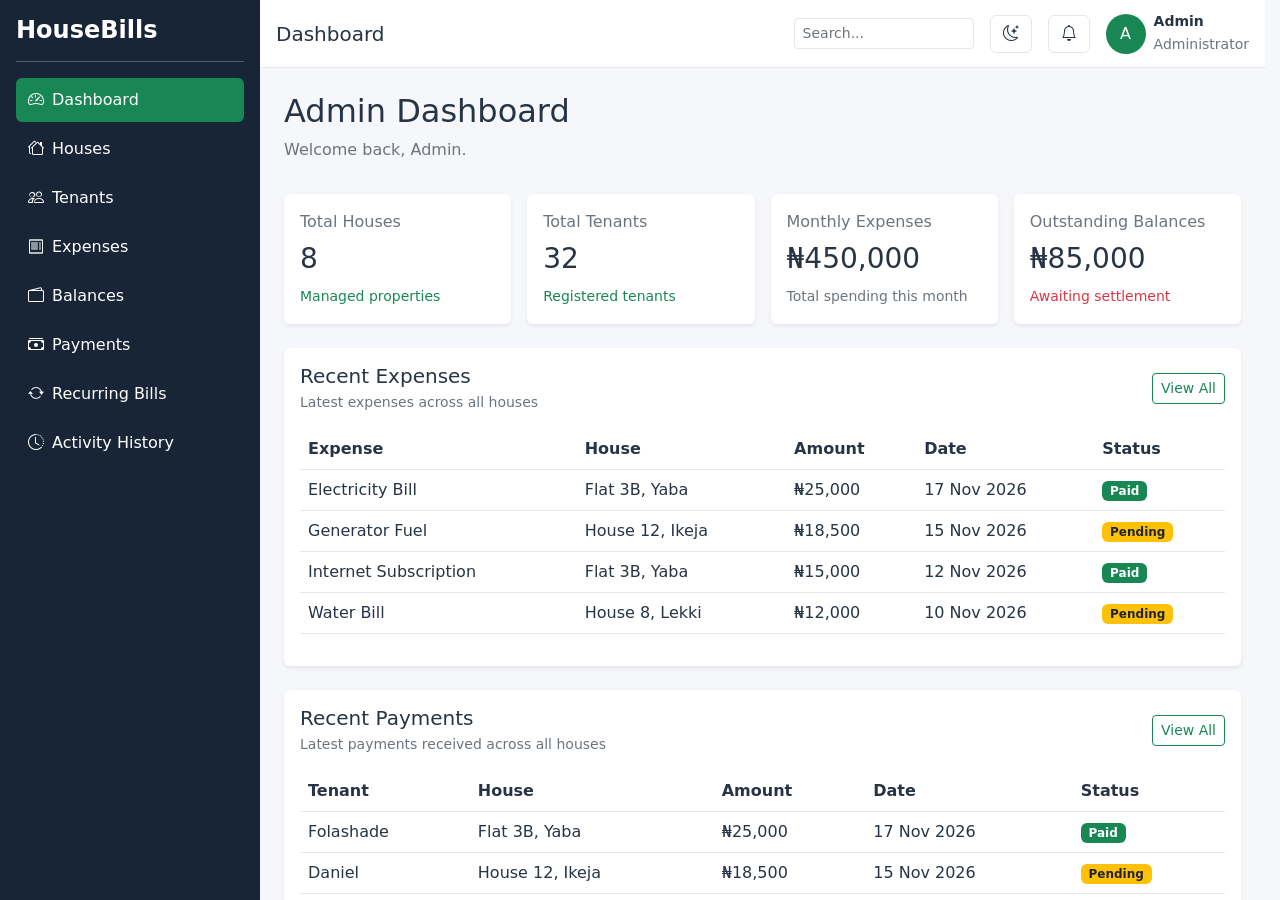
<file: index.html>
<!doctype html>
<html lang="en">
  <head>
    <meta charset="UTF-8" />
    <meta name="viewport" content="width=device-width, initial-scale=1.0" />
    <title>House Bills Splitter</title>

    <link
      rel="stylesheet"
      href="https://cdn.jsdelivr.net/npm/bootstrap-icons@1.13.1/font/bootstrap-icons.min.css"
    />

    <link
      href="https://cdn.jsdelivr.net/npm/bootstrap@5.3.8/dist/css/bootstrap.min.css"
      rel="stylesheet"
    />

    <link rel="stylesheet" href="css/styles.css" />
  </head>

  <body>
    <div class="dashboard-layout">

      <aside
        class="sidebar offcanvas offcanvas-md offcanvas-start"
        tabindex="-1"
        id="sidebar"
        aria-labelledby="sidebarLabel"
      >
        <div class="offcanvas-header d-md-none">
          <h5 class="offcanvas-title" id="sidebarLabel">HouseBills</h5>

          <button
            type="button"
            class="btn-close btn-close-white"
            data-bs-dismiss="offcanvas"
            aria-label="Close"
          ></button>
        </div>

        <div class="offcanvas-body sidebar-content">

          <h4 class="sidebar-brand d-none d-md-block">
            HouseBills
          </h4>

          <hr class="d-none d-md-block" />

          <nav class="nav flex-column">

            <a href="#" class="nav-link active">
              <i class="bi bi-speedometer2 me-2"></i>
              Dashboard
            </a>

            <a href="#" class="nav-link">
              <i class="bi bi-houses me-2"></i>
              Houses
            </a>

            <a href="#" class="nav-link">
              <i class="bi bi-people me-2"></i>
              Tenants
            </a>

            <a href="#" class="nav-link">
              <i class="bi bi-receipt me-2"></i>
              Expenses
            </a>

            <a href="#" class="nav-link">
              <i class="bi bi-wallet2 me-2"></i>
              Balances
            </a>

            <a href="#" class="nav-link">
              <i class="bi bi-cash-stack me-2"></i>
              Payments
            </a>

            <a href="#" class="nav-link">
              <i class="bi bi-arrow-repeat me-2"></i>
              Recurring Bills
            </a>

            <a href="#" class="nav-link">
              <i class="bi bi-clock-history me-2"></i>
              Activity History
            </a>

          </nav>
        </div>
      </aside>

      <main class="main-content">

        <nav class="navbar dashboard-navbar border-bottom px-2 px-md-3 py-2">

          <div class="container-fluid">

            <div class="d-flex align-items-center gap-2">

              <button
                class="btn btn-light d-md-none"
                type="button"
                data-bs-toggle="offcanvas"
                data-bs-target="#sidebar"
                aria-controls="sidebar"
                aria-label="Open navigation menu"
              >
                <i class="bi bi-list fs-4"></i>
              </button>

              <span class="navbar-brand mb-0 h5">
                Dashboard
              </span>

            </div>

            <div class="navbar-actions d-flex align-items-center gap-2 gap-md-3">

              <form class="navbar-search d-flex">
                <input
                  class="form-control form-control-sm"
                  type="search"
                  placeholder="Search..."
                  aria-label="Search"
                />
              </form>

              <button
                type="button"
                class="btn btn-light"
                id="themeToggle"
                aria-label="Switch to dark mode"
                title="Switch theme"
              >
                <i class="bi bi-moon-stars" id="themeIcon"></i>
              </button>

              <button
                type="button"
                class="btn btn-light"
                aria-label="Notifications"
              >
                <i class="bi bi-bell"></i>
              </button>

              <div class="d-flex align-items-center gap-2">

                <div class="profile-avatar rounded-circle bg-success text-white d-flex align-items-center justify-content-center">
                  A
                </div>

                <div class="profile-details">
                  <p class="mb-0 fw-semibold small profile-text">
                    Admin
                  </p>

                  <small class="text-muted">
                    Administrator
                  </small>
                </div>

              </div>
            </div>
          </div>
        </nav>

        <div class="page-content p-3 p-lg-4">

          <h2>Admin Dashboard</h2>

          <p class="text-muted">
            Welcome back, Admin.
          </p>

          <div class="row g-3 mt-3">

            <div class="col-sm-6 col-xl-3">
              <div class="card shadow-sm border-0">
                <div class="card-body">
                  <p class="text-muted mb-2">Total Houses</p>
                  <h3>8</h3>
                  <small class="text-success">Managed properties</small>
                </div>
              </div>
            </div>

            <div class="col-sm-6 col-xl-3">
              <div class="card shadow-sm border-0">
                <div class="card-body">
                  <p class="text-muted mb-2">Total Tenants</p>
                  <h3>32</h3>
                  <small class="text-success">Registered tenants</small>
                </div>
              </div>
            </div>

            <div class="col-sm-6 col-xl-3">
              <div class="card shadow-sm border-0">
                <div class="card-body">
                  <p class="text-muted mb-2">Monthly Expenses</p>
                  <h3>₦450,000</h3>
                  <small class="text-muted">Total spending this month</small>
                </div>
              </div>
            </div>

            <!-- Outstanding Balances -->
            <div class="col-sm-6 col-xl-3">
              <div class="card shadow-sm border-0">
                <div class="card-body">
                  <p class="text-muted mb-2">Outstanding Balances</p>
                  <h3>₦85,000</h3>
                  <small class="text-danger">Awaiting settlement</small>
                </div>
              </div>
            </div>

          </div>

          <div class="card shadow-sm border-0 mt-4">
            <div class="card-body">

              <div class="d-flex justify-content-between align-items-center mb-3">
                <div>
                  <h5 class="mb-1">Recent Expenses</h5>
                  <p class="text-muted small mb-0">
                    Latest expenses across all houses
                  </p>
                </div>

                <a href="#" class="btn btn-outline-success btn-sm">
                  View All
                </a>
              </div>

              <div class="table-responsive">
                <table class="table align-middle">
                  <thead>
                    <tr>
                      <th>Expense</th>
                      <th>House</th>
                      <th>Amount</th>
                      <th>Date</th>
                      <th>Status</th>
                    </tr>
                  </thead>

                  <tbody>
                    <tr>
                      <td>Electricity Bill</td>
                      <td>Flat 3B, Yaba</td>
                      <td>₦25,000</td>
                      <td>17 Nov 2026</td>
                      <td>
                        <span class="badge bg-success">Paid</span>
                      </td>
                    </tr>

                    <tr>
                      <td>Generator Fuel</td>
                      <td>House 12, Ikeja</td>
                      <td>₦18,500</td>
                      <td>15 Nov 2026</td>
                      <td>
                        <span class="badge bg-warning text-dark">Pending</span>
                      </td>
                    </tr>

                    <tr>
                      <td>Internet Subscription</td>
                      <td>Flat 3B, Yaba</td>
                      <td>₦15,000</td>
                      <td>12 Nov 2026</td>
                      <td>
                        <span class="badge bg-success">Paid</span>
                      </td>
                    </tr>

                    <tr>
                      <td>Water Bill</td>
                      <td>House 8, Lekki</td>
                      <td>₦12,000</td>
                      <td>10 Nov 2026</td>
                      <td>
                        <span class="badge bg-warning text-dark">Pending</span>
                      </td>
                    </tr>
                  </tbody>
                </table>
              </div>

            </div>
          </div>

          <div class="card shadow-sm border-0 mt-4">
            <div class="card-body">

              <div class="d-flex justify-content-between align-items-center mb-3">
                <div>
                  <h5 class="mb-1">Recent Payments</h5>
                  <p class="text-muted small mb-0">
                    Latest payments received across all houses
                  </p>
                </div>

                <a href="#" class="btn btn-outline-success btn-sm">
                  View All
                </a>
              </div>

              <div class="table-responsive">
                <table class="table align-middle">
                  <thead>
                    <tr>
                      <th>Tenant</th>
                      <th>House</th>
                      <th>Amount</th>
                      <th>Date</th>
                      <th>Status</th>
                    </tr>
                  </thead>

                  <tbody>
                    <tr>
                      <td>Folashade</td>
                      <td>Flat 3B, Yaba</td>
                      <td>₦25,000</td>
                      <td>17 Nov 2026</td>
                      <td>
                        <span class="badge bg-success">Paid</span>
                      </td>
                    </tr>

                    <tr>
                      <td>Daniel</td>
                      <td>House 12, Ikeja</td>
                      <td>₦18,500</td>
                      <td>15 Nov 2026</td>
                      <td>
                        <span class="badge bg-warning text-dark">Pending</span>
                      </td>
                    </tr>

                    <tr>
                      <td>Ada</td>
                      <td>Flat 3B, Yaba</td>
                      <td>₦15,000</td>
                      <td>12 Nov 2026</td>
                      <td>
                        <span class="badge bg-success">Paid</span>
                      </td>
                    </tr>

                    <tr>
                      <td>Aminu</td>
                      <td>House 8, Lekki</td>
                      <td>₦12,000</td>
                      <td>10 Nov 2026</td>
                      <td>
                        <span class="badge bg-warning text-dark">Pending</span>
                      </td>
                    </tr>
                  </tbody>
                </table>
              </div>

            </div>
          </div>

        </div>

      </main>
    </div>

    <script src="https://cdn.jsdelivr.net/npm/bootstrap@5.3.8/dist/js/bootstrap.bundle.min.js"></script>

    <script src="js/app.js"></script>
  </body>
</html>
</file>
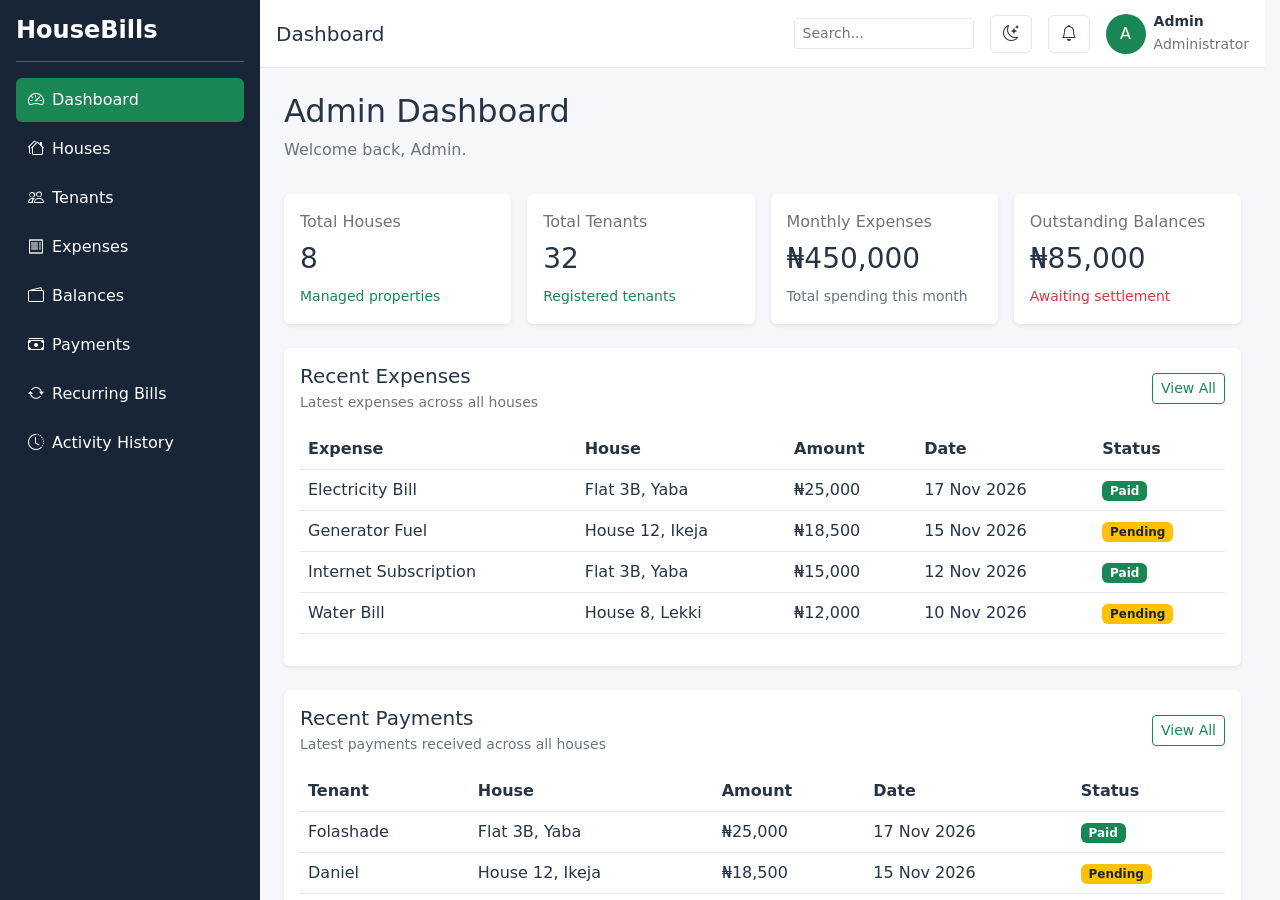
<file: pages/Dashboard.html>
<!doctype html>
<html lang="en">
  <head>
    <meta charset="UTF-8" />
    <meta name="viewport" content="width=device-width, initial-scale=1.0" />
    <title>House Bills Splitter</title>

    <link
      rel="stylesheet"
      href="https://cdn.jsdelivr.net/npm/bootstrap-icons@1.13.1/font/bootstrap-icons.min.css"
    />

    <link
      href="https://cdn.jsdelivr.net/npm/bootstrap@5.3.8/dist/css/bootstrap.min.css"
      rel="stylesheet"
    />

    <link rel="stylesheet" href="../Css/Dashboard.css" />
  </head>

  <body>
    <div class="dashboard-layout">

      <aside
        class="sidebar offcanvas offcanvas-md offcanvas-start"
        tabindex="-1"
        id="sidebar"
        aria-labelledby="sidebarLabel"
      >
        <div class="offcanvas-header d-md-none">
          <h5 class="offcanvas-title" id="sidebarLabel">HouseBills</h5>

          <button
            type="button"
            class="btn-close btn-close-white"
            data-bs-dismiss="offcanvas"
            aria-label="Close"
          ></button>
        </div>

        <div class="offcanvas-body sidebar-content">

          <h4 class="sidebar-brand d-none d-md-block">
            HouseBills
          </h4>

          <hr class="d-none d-md-block" />

          <nav class="nav flex-column">

            <a href="#" class="nav-link active">
              <i class="bi bi-speedometer2 me-2"></i>
              Dashboard
            </a>

            <a href="#" class="nav-link">
              <i class="bi bi-houses me-2"></i>
              Houses
            </a>

            <a href="#" class="nav-link">
              <i class="bi bi-people me-2"></i>
              Tenants
            </a>

            <a href="#" class="nav-link">
              <i class="bi bi-receipt me-2"></i>
              Expenses
            </a>

            <a href="#" class="nav-link">
              <i class="bi bi-wallet2 me-2"></i>
              Balances
            </a>

            <a href="#" class="nav-link">
              <i class="bi bi-cash-stack me-2"></i>
              Payments
            </a>

            <a href="#" class="nav-link">
              <i class="bi bi-arrow-repeat me-2"></i>
              Recurring Bills
            </a>

            <a href="#" class="nav-link">
              <i class="bi bi-clock-history me-2"></i>
              Activity History
            </a>

          </nav>
        </div>
      </aside>

      <main class="main-content">

        <nav class="navbar dashboard-navbar border-bottom px-2 px-md-3 py-2">

          <div class="container-fluid">

            <div class="d-flex align-items-center gap-2">

              <button
                class="btn btn-light d-md-none"
                type="button"
                data-bs-toggle="offcanvas"
                data-bs-target="#sidebar"
                aria-controls="sidebar"
                aria-label="Open navigation menu"
              >
                <i class="bi bi-list fs-4"></i>
              </button>

              <span class="navbar-brand mb-0 h5">
                Dashboard
              </span>

            </div>

            <div class="navbar-actions d-flex align-items-center gap-2 gap-md-3">

              <form class="navbar-search d-flex">
                <input
                  class="form-control form-control-sm"
                  type="search"
                  placeholder="Search..."
                  aria-label="Search"
                />
              </form>

              <button
                type="button"
                class="btn btn-light"
                id="themeToggle"
                aria-label="Switch to dark mode"
                title="Switch theme"
              >
                <i class="bi bi-moon-stars" id="themeIcon"></i>
              </button>

              <button
                type="button"
                class="btn btn-light"
                aria-label="Notifications"
              >
                <i class="bi bi-bell"></i>
              </button>

              <div class="d-flex align-items-center gap-2">

                <div class="profile-avatar rounded-circle bg-success text-white d-flex align-items-center justify-content-center">
                  A
                </div>

                <div class="profile-details">
                  <p class="mb-0 fw-semibold small profile-text">
                    Admin
                  </p>

                  <small class="text-muted">
                    Administrator
                  </small>
                </div>

              </div>
            </div>
          </div>
        </nav>

        <div class="page-content p-3 p-lg-4">

          <h2>Admin Dashboard</h2>

          <p class="text-muted">
            Welcome back, Admin.
          </p>

          <div class="row g-3 mt-3">

            <div class="col-sm-6 col-xl-3">
              <div class="card shadow-sm border-0">
                <div class="card-body">
                  <p class="text-muted mb-2">Total Houses</p>
                  <h3>8</h3>
                  <small class="text-success">Managed properties</small>
                </div>
              </div>
            </div>

            <div class="col-sm-6 col-xl-3">
              <div class="card shadow-sm border-0">
                <div class="card-body">
                  <p class="text-muted mb-2">Total Tenants</p>
                  <h3>32</h3>
                  <small class="text-success">Registered tenants</small>
                </div>
              </div>
            </div>

            <div class="col-sm-6 col-xl-3">
              <div class="card shadow-sm border-0">
                <div class="card-body">
                  <p class="text-muted mb-2">Monthly Expenses</p>
                  <h3>₦450,000</h3>
                  <small class="text-muted">Total spending this month</small>
                </div>
              </div>
            </div>

            <!-- Outstanding Balances -->
            <div class="col-sm-6 col-xl-3">
              <div class="card shadow-sm border-0">
                <div class="card-body">
                  <p class="text-muted mb-2">Outstanding Balances</p>
                  <h3>₦85,000</h3>
                  <small class="text-danger">Awaiting settlement</small>
                </div>
              </div>
            </div>

          </div>

          <div class="card shadow-sm border-0 mt-4">
            <div class="card-body">

              <div class="d-flex justify-content-between align-items-center mb-3">
                <div>
                  <h5 class="mb-1">Recent Expenses</h5>
                  <p class="text-muted small mb-0">
                    Latest expenses across all houses
                  </p>
                </div>

                <a href="#" class="btn btn-outline-success btn-sm">
                  View All
                </a>
              </div>

              <div class="table-responsive">
                <table class="table align-middle">
                  <thead>
                    <tr>
                      <th>Expense</th>
                      <th>House</th>
                      <th>Amount</th>
                      <th>Date</th>
                      <th>Status</th>
                    </tr>
                  </thead>

                  <tbody>
                    <tr>
                      <td>Electricity Bill</td>
                      <td>Flat 3B, Yaba</td>
                      <td>₦25,000</td>
                      <td>17 Nov 2026</td>
                      <td>
                        <span class="badge bg-success">Paid</span>
                      </td>
                    </tr>

                    <tr>
                      <td>Generator Fuel</td>
                      <td>House 12, Ikeja</td>
                      <td>₦18,500</td>
                      <td>15 Nov 2026</td>
                      <td>
                        <span class="badge bg-warning text-dark">Pending</span>
                      </td>
                    </tr>

                    <tr>
                      <td>Internet Subscription</td>
                      <td>Flat 3B, Yaba</td>
                      <td>₦15,000</td>
                      <td>12 Nov 2026</td>
                      <td>
                        <span class="badge bg-success">Paid</span>
                      </td>
                    </tr>

                    <tr>
                      <td>Water Bill</td>
                      <td>House 8, Lekki</td>
                      <td>₦12,000</td>
                      <td>10 Nov 2026</td>
                      <td>
                        <span class="badge bg-warning text-dark">Pending</span>
                      </td>
                    </tr>
                  </tbody>
                </table>
              </div>

            </div>
          </div>

          <div class="card shadow-sm border-0 mt-4">
            <div class="card-body">

              <div class="d-flex justify-content-between align-items-center mb-3">
                <div>
                  <h5 class="mb-1">Recent Payments</h5>
                  <p class="text-muted small mb-0">
                    Latest payments received across all houses
                  </p>
                </div>

                <a href="#" class="btn btn-outline-success btn-sm">
                  View All
                </a>
              </div>

              <div class="table-responsive">
                <table class="table align-middle">
                  <thead>
                    <tr>
                      <th>Tenant</th>
                      <th>House</th>
                      <th>Amount</th>
                      <th>Date</th>
                      <th>Status</th>
                    </tr>
                  </thead>

                  <tbody>
                    <tr>
                      <td>Folashade</td>
                      <td>Flat 3B, Yaba</td>
                      <td>₦25,000</td>
                      <td>17 Nov 2026</td>
                      <td>
                        <span class="badge bg-success">Paid</span>
                      </td>
                    </tr>

                    <tr>
                      <td>Daniel</td>
                      <td>House 12, Ikeja</td>
                      <td>₦18,500</td>
                      <td>15 Nov 2026</td>
                      <td>
                        <span class="badge bg-warning text-dark">Pending</span>
                      </td>
                    </tr>

                    <tr>
                      <td>Ada</td>
                      <td>Flat 3B, Yaba</td>
                      <td>₦15,000</td>
                      <td>12 Nov 2026</td>
                      <td>
                        <span class="badge bg-success">Paid</span>
                      </td>
                    </tr>

                    <tr>
                      <td>Aminu</td>
                      <td>House 8, Lekki</td>
                      <td>₦12,000</td>
                      <td>10 Nov 2026</td>
                      <td>
                        <span class="badge bg-warning text-dark">Pending</span>
                      </td>
                    </tr>
                  </tbody>
                </table>
              </div>

            </div>
          </div>

        </div>

      </main>
    </div>

    <script src="https://cdn.jsdelivr.net/npm/bootstrap@5.3.8/dist/js/bootstrap.bundle.min.js"></script>

    <script src="../Js/Dashboard.js"></script>
  </body>
</html>
</file>
<file: css/styles.css>
:root {
  color-scheme: light;

  --body-bg: #f5f7fa;
  --surface-bg: #ffffff;
  --primary-text: #263445;
  --muted-text: #6c757d;
  --border-color: #e5e7eb;

  --sidebar-bg: #172536;
  --sidebar-text: #ffffff;

  --sidebar-width: 260px;
}

[data-theme="dark"] {
  color-scheme: dark;

  --body-bg: #182230;
  --surface-bg: #263445;
  --primary-text: #f1f5f9;
  --muted-text: #aab6c5;
  --border-color: #39495b;

  --sidebar-bg: #111a27;
  --sidebar-text: #f1f5f9;
}

* {
  box-sizing: border-box;
}

html,
body {
  width: 100%;
  height: 100%;
  margin: 0;
  overflow: hidden;
}

body {
  background-color: var(--body-bg);
  color: var(--primary-text);
}

.dashboard-layout {
  width: 100%;
  height: 100vh;
  overflow: hidden;
}

.sidebar {
  background-color: var(--sidebar-bg) !important;
  color: var(--sidebar-text);

  --bs-offcanvas-bg: var(--sidebar-bg);
  --bs-offcanvas-color: var(--sidebar-text);
  --bs-offcanvas-width: 280px;
}

.sidebar-content {
  padding: 1rem !important;
  background-color: var(--sidebar-bg);
  color: var(--sidebar-text);
}

.sidebar-brand {
  color: var(--sidebar-text);
  margin: 0 0 1rem;
  font-size: 1.5rem;
  font-weight: 600;
}

.sidebar hr {
  border-color: var(--sidebar-text);
  opacity: 0.25;
}

.sidebar .nav {
  display: flex;
  flex-direction: column;
  align-items: stretch;
  width: 100%;
}

.sidebar .nav-link {
  display: flex;
  align-items: center;
  width: 100%;

  color: var(--sidebar-text);
  padding: 10px 12px;
  margin-bottom: 5px;

  border-radius: 6px;
  white-space: normal;
  transition: background-color 0.2s ease;
}

.sidebar .nav-link:hover {
  background-color: rgba(255, 255, 255, 0.12);
  color: var(--sidebar-text);
}

.sidebar .nav-link.active {
  background-color: #198754;
  color: #ffffff;
}

.main-content {
  width: 100%;
  height: 100vh;
  min-width: 0;

  overflow-y: auto;
  overflow-x: hidden;

  background-color: var(--body-bg);
  scrollbar-gutter: stable;
}

.dashboard-navbar {
  position: sticky;
  top: 0;
  z-index: 1020;

  width: 100%;
  min-height: 68px;

  margin: 0;
  border-radius: 0;

  background-color: var(--surface-bg);
  border-color: var(--border-color) !important;
}

.dashboard-navbar .container-fluid {
  width: 100%;
  padding-left: 0;
  padding-right: 0;

  display: flex;
  align-items: center;
  justify-content: space-between;
  gap: 12px;
}

.navbar-brand {
  color: var(--primary-text);
}

.navbar-actions {
  flex-wrap: nowrap;
}

.profile-avatar {
  width: 40px;
  height: 40px;
  flex-shrink: 0;
}

.profile-text {
  color: var(--primary-text);
}
/* Responsive search field */
.navbar-search {
  width: 180px;
  flex-shrink: 1;
}

.navbar-search .form-control {
  width: 100%;
  min-width: 0;
}

.page-content {
  width: 100%;
  min-width: 0;
}

.card {
  background-color: var(--surface-bg);
  color: var(--primary-text);
}

.table {
  color: var(--primary-text);

  --bs-table-color: var(--primary-text);
  --bs-table-bg: var(--surface-bg);
  --bs-table-border-color: var(--border-color);
}

.form-control {
  background-color: var(--surface-bg);
  color: var(--primary-text);
  border-color: var(--border-color);
}

.form-control:focus {
  background-color: var(--surface-bg);
  color: var(--primary-text);
  border-color: #198754;
}

.form-control::placeholder {
  color: var(--muted-text);
  opacity: 1;
}

.text-muted {
  color: var(--muted-text) !important;
}

.border-bottom {
  border-color: var(--border-color) !important;
}

.btn-light {
  background-color: var(--surface-bg);
  color: var(--primary-text);
  border-color: var(--border-color);
}

.btn-light:hover {
  background-color: var(--body-bg);
  color: var(--primary-text);
  border-color: var(--border-color);
}

@media (max-width: 767.98px) {
  .navbar-search {
    width: 130px;
  }
}

@media (max-width: 400px) {
  .navbar-search {
    width: 85px;
  }

  .dashboard-navbar .navbar-brand {
    font-size: 0.9rem;
  }
}

@media (min-width: 768px) {
  :root {
    --sidebar-width: 230px;
  }

  .sidebar {
    position: fixed !important;
    top: 0;
    bottom: 0;
    left: 0;

    display: block !important;

    width: var(--sidebar-width) !important;
    max-width: var(--sidebar-width);
    height: 100vh !important;

    overflow-y: auto;
    overflow-x: hidden;

    visibility: visible !important;
    transform: none !important;

    z-index: 1030;
    border: 0;
  }

  .sidebar-content {
    display: block !important;
    min-height: 100%;
    width: 100%;
  }

  .main-content {
    width: calc(100% - var(--sidebar-width));
    height: 100vh;

    margin-left: var(--sidebar-width);
  }
}

@media (min-width: 992px) {
  :root {
    --sidebar-width: 260px;
  }
}

@media (max-width: 767.98px) {
  .main-content {
    width: 100%;
    height: 100vh;
    margin-left: 0;
  }

  .sidebar {
    height: 100vh;
    overflow-y: auto;
  }

  .sidebar-content {
    min-height: 100%;
  }

  .profile-details {
    display: none;
  }

  .page-content {
    padding: 1rem !important;
  }

  .dashboard-navbar .container-fluid {
    gap: 8px;
  }

  .navbar-brand {
    font-size: 1rem;
  }
}

/* =====================================
   12. SMALL MOBILE SCREENS
===================================== */

@media (max-width: 400px) {
  .navbar-actions {
    gap: 6px !important;
  }

  .profile-avatar {
    width: 32px;
    height: 32px;
  }

  .dashboard-navbar {
    padding-left: 0.5rem !important;
    padding-right: 0.5rem !important;
  }

  .page-content {
    padding: 0.75rem !important;
  }
}
</file>
<file: Css/Dashboard.css>
:root {
  color-scheme: light;

  --body-bg: #f5f7fa;
  --surface-bg: #ffffff;
  --primary-text: #263445;
  --muted-text: #6c757d;
  --border-color: #e5e7eb;

  --sidebar-bg: #172536;
  --sidebar-text: #ffffff;

  --sidebar-width: 260px;
}

[data-theme="dark"] {
  color-scheme: dark;

  --body-bg: #182230;
  --surface-bg: #263445;
  --primary-text: #f1f5f9;
  --muted-text: #aab6c5;
  --border-color: #39495b;

  --sidebar-bg: #111a27;
  --sidebar-text: #f1f5f9;
}

* {
  box-sizing: border-box;
}

html,
body {
  width: 100%;
  height: 100%;
  margin: 0;
  overflow: hidden;
}

body {
  background-color: var(--body-bg);
  color: var(--primary-text);
}

.dashboard-layout {
  width: 100%;
  height: 100vh;
  overflow: hidden;
}

.sidebar {
  background-color: var(--sidebar-bg) !important;
  color: var(--sidebar-text);

  --bs-offcanvas-bg: var(--sidebar-bg);
  --bs-offcanvas-color: var(--sidebar-text);
  --bs-offcanvas-width: 280px;
}

.sidebar-content {
  padding: 1rem !important;
  background-color: var(--sidebar-bg);
  color: var(--sidebar-text);
}

.sidebar-brand {
  color: var(--sidebar-text);
  margin: 0 0 1rem;
  font-size: 1.5rem;
  font-weight: 600;
}

.sidebar hr {
  border-color: var(--sidebar-text);
  opacity: 0.25;
}

.sidebar .nav {
  display: flex;
  flex-direction: column;
  align-items: stretch;
  width: 100%;
}

.sidebar .nav-link {
  display: flex;
  align-items: center;
  width: 100%;

  color: var(--sidebar-text);
  padding: 10px 12px;
  margin-bottom: 5px;

  border-radius: 6px;
  white-space: normal;
  transition: background-color 0.2s ease;
}

.sidebar .nav-link:hover {
  background-color: rgba(255, 255, 255, 0.12);
  color: var(--sidebar-text);
}

.sidebar .nav-link.active {
  background-color: #198754;
  color: #ffffff;
}

.main-content {
  width: 100%;
  height: 100vh;
  min-width: 0;

  overflow-y: auto;
  overflow-x: hidden;

  background-color: var(--body-bg);
  scrollbar-gutter: stable;
}

.dashboard-navbar {
  position: sticky;
  top: 0;
  z-index: 1020;

  width: 100%;
  min-height: 68px;

  margin: 0;
  border-radius: 0;

  background-color: var(--surface-bg);
  border-color: var(--border-color) !important;
}

.dashboard-navbar .container-fluid {
  width: 100%;
  padding-left: 0;
  padding-right: 0;

  display: flex;
  align-items: center;
  justify-content: space-between;
  gap: 12px;
}

.navbar-brand {
  color: var(--primary-text);
}

.navbar-actions {
  flex-wrap: nowrap;
}

.profile-avatar {
  width: 40px;
  height: 40px;
  flex-shrink: 0;
}

.profile-text {
  color: var(--primary-text);
}
/* Responsive search field */
.navbar-search {
  width: 180px;
  flex-shrink: 1;
}

.navbar-search .form-control {
  width: 100%;
  min-width: 0;
}

.page-content {
  width: 100%;
  min-width: 0;
}

.card {
  background-color: var(--surface-bg);
  color: var(--primary-text);
}

.table {
  color: var(--primary-text);

  --bs-table-color: var(--primary-text);
  --bs-table-bg: var(--surface-bg);
  --bs-table-border-color: var(--border-color);
}

.form-control {
  background-color: var(--surface-bg);
  color: var(--primary-text);
  border-color: var(--border-color);
}

.form-control:focus {
  background-color: var(--surface-bg);
  color: var(--primary-text);
  border-color: #198754;
}

.form-control::placeholder {
  color: var(--muted-text);
  opacity: 1;
}

.text-muted {
  color: var(--muted-text) !important;
}

.border-bottom {
  border-color: var(--border-color) !important;
}

.btn-light {
  background-color: var(--surface-bg);
  color: var(--primary-text);
  border-color: var(--border-color);
}

.btn-light:hover {
  background-color: var(--body-bg);
  color: var(--primary-text);
  border-color: var(--border-color);
}

@media (max-width: 767.98px) {
  .navbar-search {
    width: 130px;
  }
}

@media (max-width: 400px) {
  .navbar-search {
    width: 85px;
  }

  .dashboard-navbar .navbar-brand {
    font-size: 0.9rem;
  }
}

@media (min-width: 768px) {
  :root {
    --sidebar-width: 230px;
  }

  .sidebar {
    position: fixed !important;
    top: 0;
    bottom: 0;
    left: 0;

    display: block !important;

    width: var(--sidebar-width) !important;
    max-width: var(--sidebar-width);
    height: 100vh !important;

    overflow-y: auto;
    overflow-x: hidden;

    visibility: visible !important;
    transform: none !important;

    z-index: 1030;
    border: 0;
  }

  .sidebar-content {
    display: block !important;
    min-height: 100%;
    width: 100%;
  }

  .main-content {
    width: calc(100% - var(--sidebar-width));
    height: 100vh;

    margin-left: var(--sidebar-width);
  }
}

@media (min-width: 992px) {
  :root {
    --sidebar-width: 260px;
  }
}

@media (max-width: 767.98px) {
  .main-content {
    width: 100%;
    height: 100vh;
    margin-left: 0;
  }

  .sidebar {
    height: 100vh;
    overflow-y: auto;
  }

  .sidebar-content {
    min-height: 100%;
  }

  .profile-details {
    display: none;
  }

  .page-content {
    padding: 1rem !important;
  }

  .dashboard-navbar .container-fluid {
    gap: 8px;
  }

  .navbar-brand {
    font-size: 1rem;
  }
}

/* =====================================
   12. SMALL MOBILE SCREENS
===================================== */

@media (max-width: 400px) {
  .navbar-actions {
    gap: 6px !important;
  }

  .profile-avatar {
    width: 32px;
    height: 32px;
  }

  .dashboard-navbar {
    padding-left: 0.5rem !important;
    padding-right: 0.5rem !important;
  }

  .page-content {
    padding: 0.75rem !important;
  }
}
</file>
